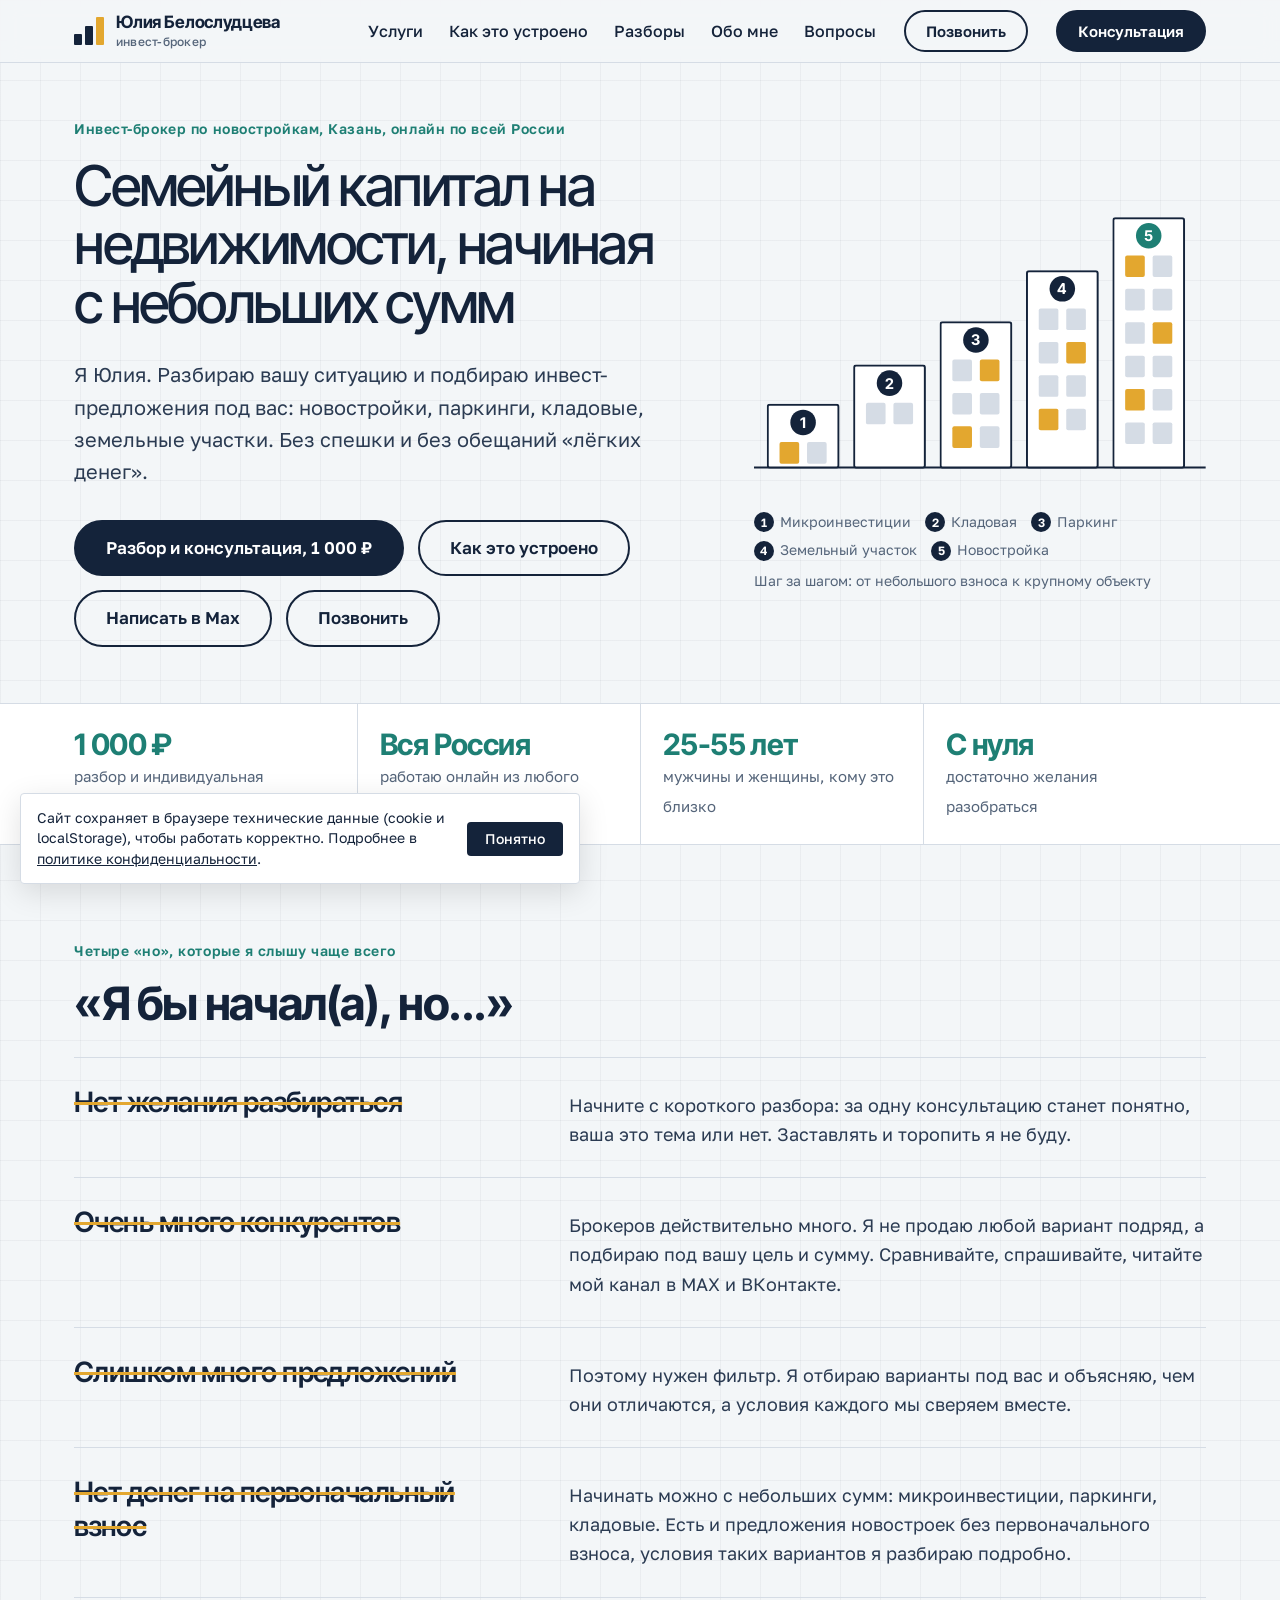
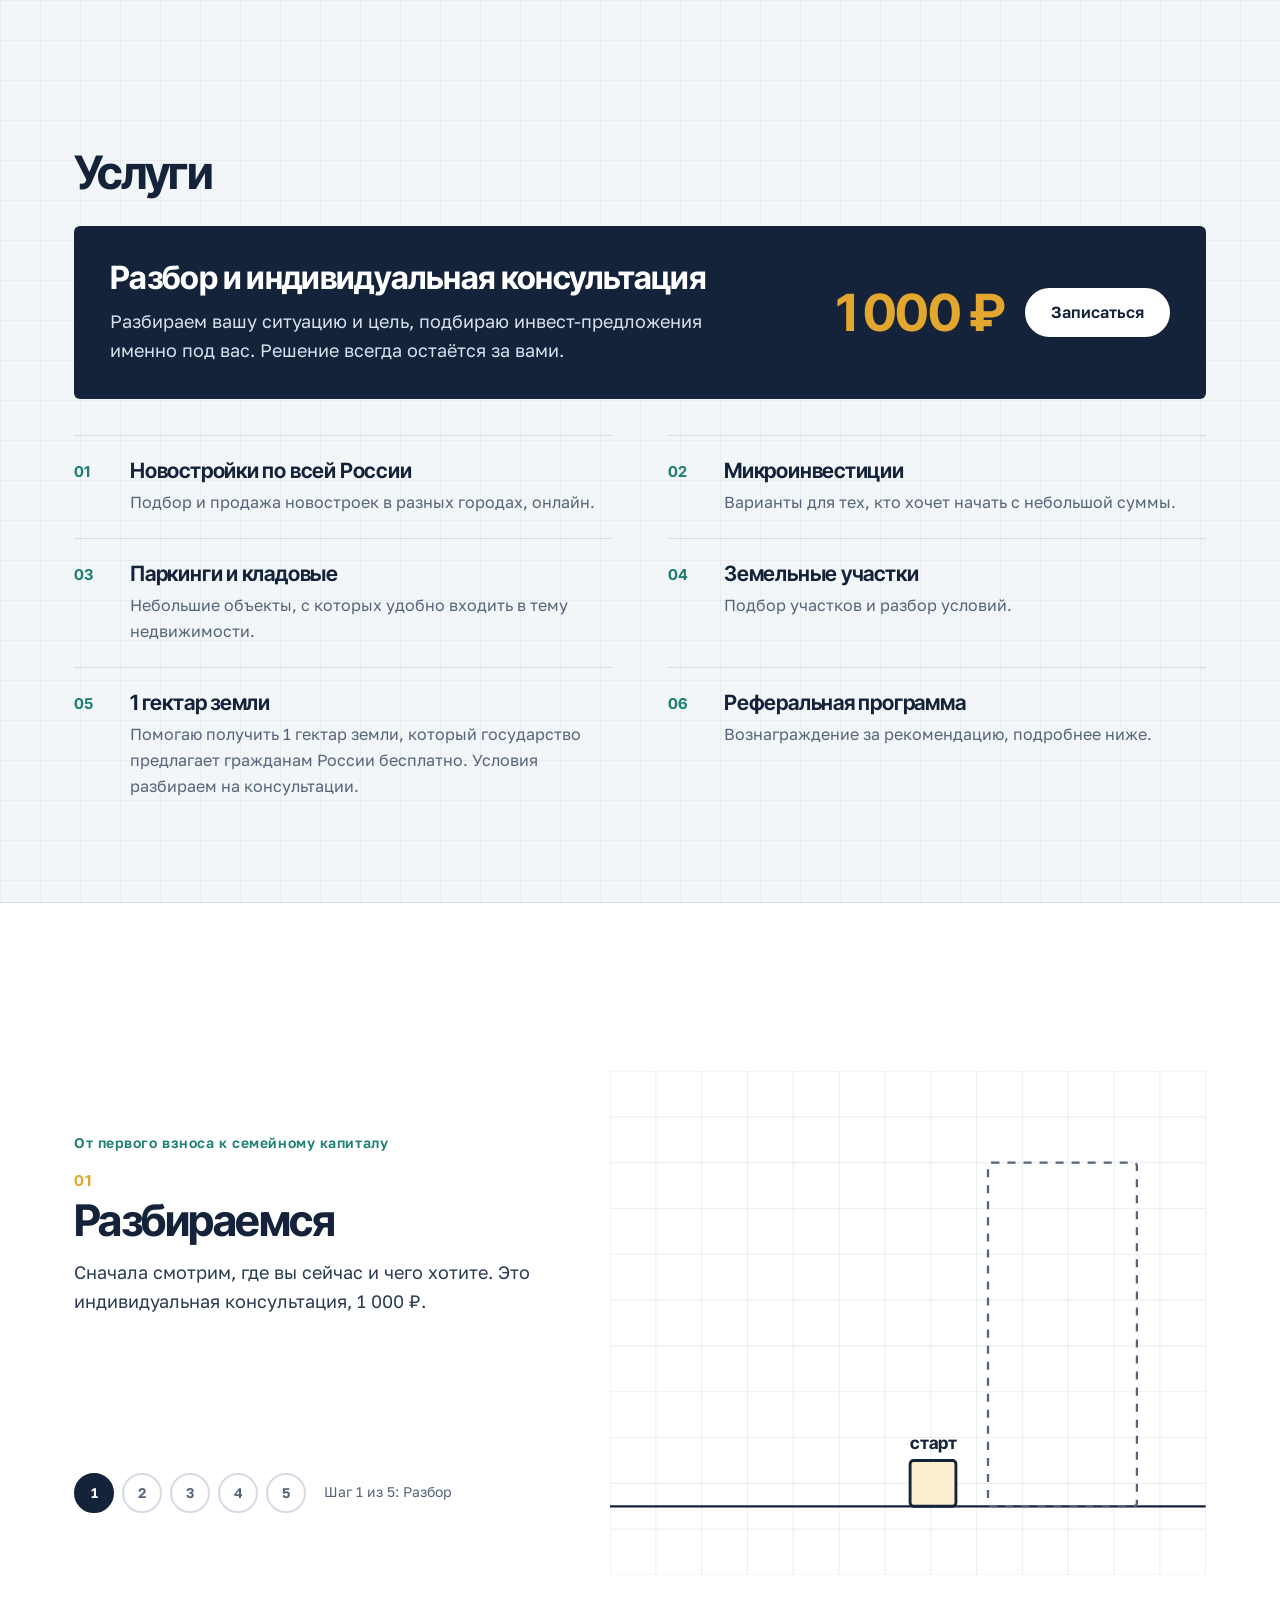
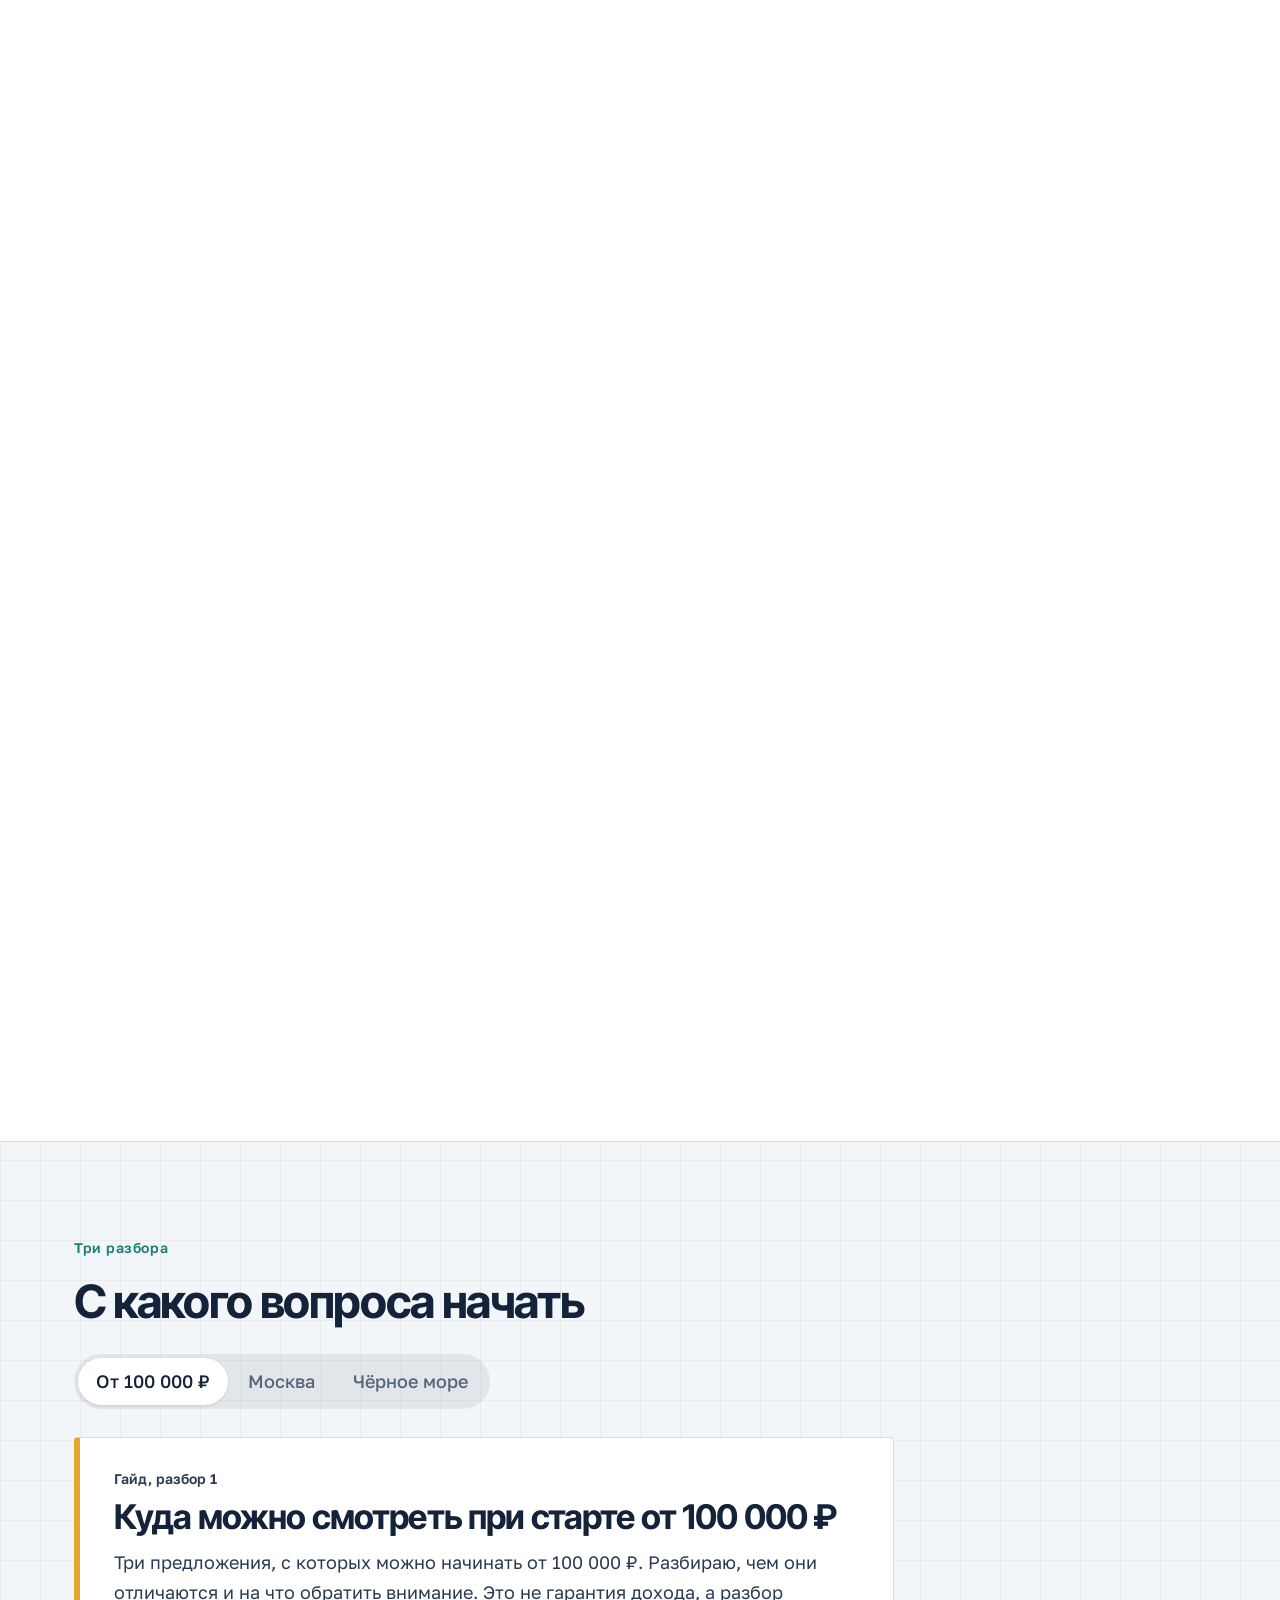
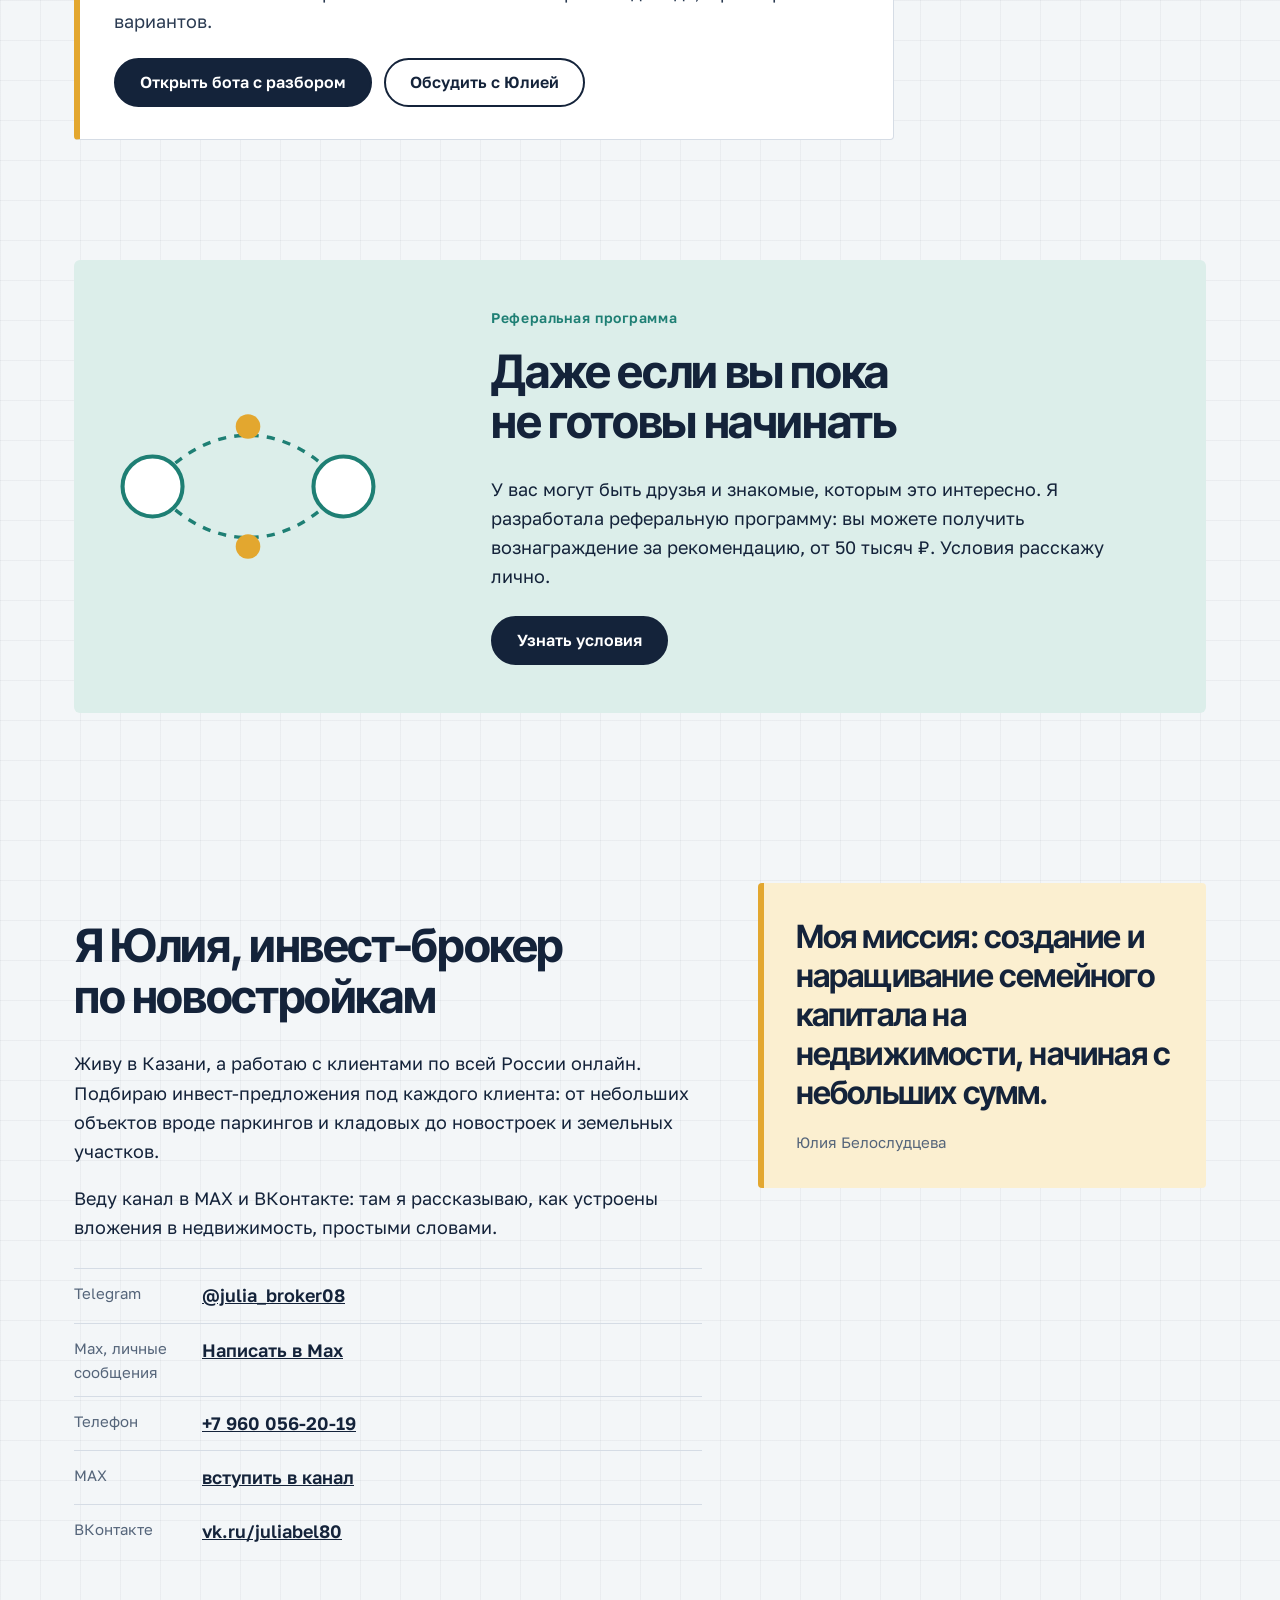
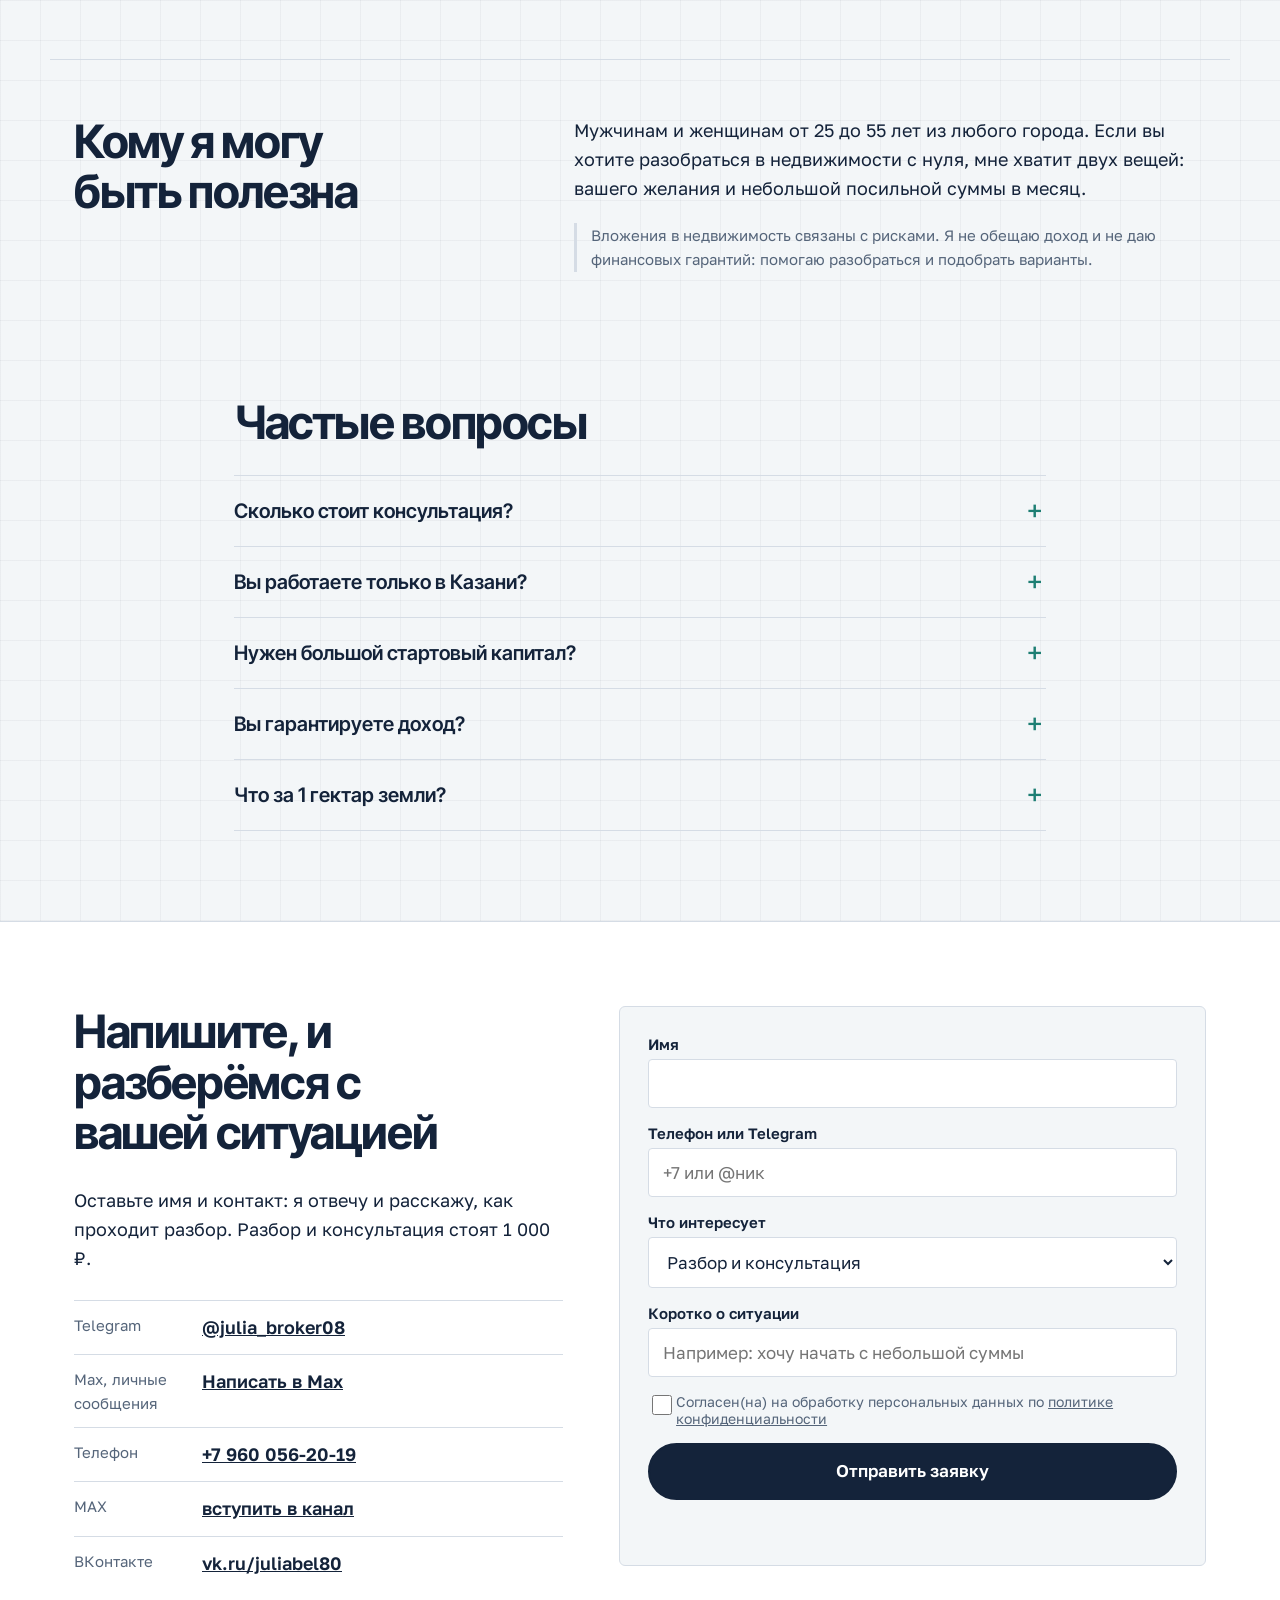
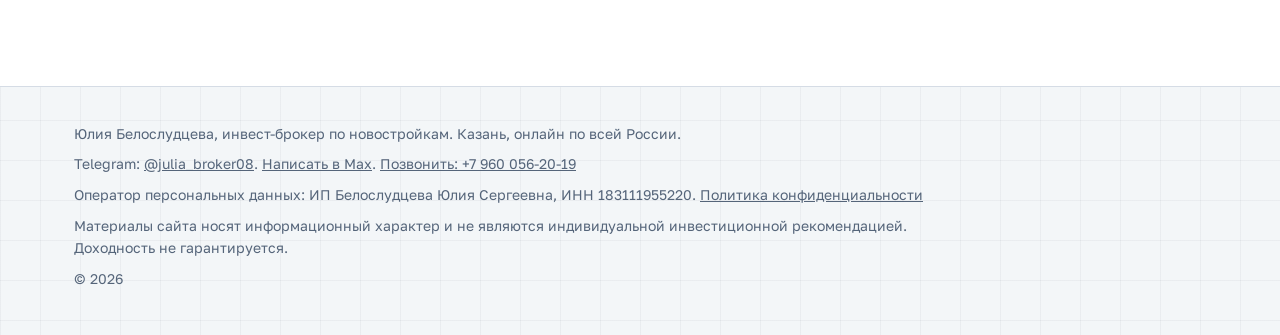
<file: index.html>
<!DOCTYPE html>
<html lang="ru">
<head>
<meta charset="utf-8">
<meta name="viewport" content="width=device-width, initial-scale=1">
<title>Юлия Белослудцева, инвест-брокер по новостройкам: семейный капитал с небольших сумм</title>
<meta name="description" content="Юлия Белослудцева, инвест-брокер по новостройкам (Казань, онлайн по всей России): разбор и индивидуальная консультация 1 000 ₽, подбор инвест-предложений, паркинги, кладовые, земельные участки, микроинвестиции.">
<meta name="robots" content="index, follow">
<link rel="canonical" href="https://murzzsite.github.io/julia-broker-invest/">
<meta property="og:title" content="Юлия Белослудцева, инвест-брокер по новостройкам">
<meta property="og:description" content="Семейный капитал на недвижимости, начиная с небольших сумм. Разбор и консультация 1 000 ₽, онлайн по всей России.">
<meta property="og:type" content="website">
<meta property="og:url" content="https://murzzsite.github.io/julia-broker-invest/">
<meta property="og:locale" content="ru_RU">
<meta property="og:site_name" content="Юлия Белослудцева, инвест-брокер">
<meta name="twitter:card" content="summary">
<meta name="twitter:title" content="Юлия Белослудцева, инвест-брокер по новостройкам">
<meta name="twitter:description" content="Семейный капитал на недвижимости, начиная с небольших сумм. Онлайн по всей России.">
<meta name="theme-color" content="#F3F6F8">
<link rel="icon" href="data:image/svg+xml,%3Csvg xmlns='http://www.w3.org/2000/svg' viewBox='0 0 32 32'%3E%3Crect width='32' height='32' rx='6' fill='%2314233A'/%3E%3Crect x='5' y='20' width='6' height='7' fill='%23fff'/%3E%3Crect x='13' y='14' width='6' height='13' fill='%23fff'/%3E%3Crect x='21' y='6' width='6' height='21' fill='%23E3A72F'/%3E%3C/svg%3E">
<link rel="preconnect" href="https://fonts.googleapis.com">
<link rel="preconnect" href="https://fonts.gstatic.com" crossorigin>
<link href="https://fonts.googleapis.com/css2?family=Inter+Tight:wght@300..800&family=Golos+Text:wght@400..700&display=swap" rel="stylesheet">
<link rel="stylesheet" href="motion.css">
<link rel="stylesheet" href="styles.css">
<script type="application/ld+json">
{"@context":"https://schema.org","@type":"WebSite","name":"Юлия Белослудцева, инвест-брокер","url":"https://murzzsite.github.io/julia-broker-invest/","inLanguage":"ru-RU"}
</script>
<script type="application/ld+json">
{"@context":"https://schema.org","@type":"ProfessionalService","name":"Юлия Белослудцева, инвест-брокер по новостройкам","url":"https://murzzsite.github.io/julia-broker-invest/","description":"Продажа новостроек по всей России, поиск инвест-предложений под клиента, микроинвестиции, паркинги, кладовые помещения, земельные участки. Разбор и индивидуальная консультация.","address":{"@type":"PostalAddress","addressLocality":"Казань","addressCountry":"RU"},"areaServed":{"@type":"Country","name":"Россия"},"founder":{"@type":"Person","name":"Юлия Белослудцева"},"makesOffer":{"@type":"Offer","name":"Разбор и индивидуальная консультация","price":"1000","priceCurrency":"RUB"},"telephone":"+79600562019","sameAs":["https://t.me/julia_broker08","https://vk.ru/juliabel80","https://max.ru/join/SnBVek-Z-Gt1Gl2W84bi3jWG7brOaNqFxBR9Q1FFvFw"]}
</script>
<script type="application/ld+json">
{"@context":"https://schema.org","@type":"FAQPage","mainEntity":[
{"@type":"Question","name":"Сколько стоит консультация?","acceptedAnswer":{"@type":"Answer","text":"Разбор и индивидуальная консультация с поиском инвест-предложений под вас стоит 1 000 рублей."}},
{"@type":"Question","name":"Вы работаете только в Казани?","acceptedAnswer":{"@type":"Answer","text":"Нет. Я живу в Казани, а работаю онлайн с клиентами из любого города России."}},
{"@type":"Question","name":"Нужен ли большой стартовый капитал?","acceptedAnswer":{"@type":"Answer","text":"Не обязательно. Начать можно с небольших сумм: достаточно желания разобраться и посильного платежа в месяц."}},
{"@type":"Question","name":"Вы гарантируете доход?","acceptedAnswer":{"@type":"Answer","text":"Нет. Никто не может гарантировать доход от вложений в недвижимость. Я помогаю разобраться и подобрать варианты, решение принимаете вы."}}
]}
</script>
</head>
<body>
<a class="skip" href="#main">К содержанию</a>
<header class="header">
  <div class="header__in">
    <a class="brand" href="#top" aria-label="Юлия Белослудцева, на главную"><span class="brand__mark" aria-hidden="true"><i></i><i></i><i></i></span><span class="brand__name">Юлия Белослудцева<small>инвест-брокер</small></span></a>
    <nav class="nav" aria-label="Разделы">
      <a href="#services" data-roll>Услуги</a>
      <a href="#scene" data-roll>Как это устроено</a>
      <a href="#picks" data-roll>Разборы</a>
      <a href="#about" data-roll>Обо мне</a>
      <a href="#faq" data-roll>Вопросы</a>
    </nav>
    <a class="btn btn--head btn--ghost btn--call" href="tel:+79600562019">Позвонить</a>
    <a class="btn btn--head btn--consult" href="#form" data-magnetic>Консультация</a>
  </div>
</header>

<main id="main">
<section class="hero" id="top">
  <div class="wrap hero__grid">
    <div class="hero__text">
      <p class="kicker">Инвест-брокер по новостройкам, Казань, онлайн по всей России</p>
      <h1 class="hero__h1" data-wave data-wave-min="480" data-wave-max="800" data-wave-radius="170">Семейный капитал на недвижимости, начиная с небольших сумм</h1>
      <p class="hero__lead">Я Юлия. Разбираю вашу ситуацию и подбираю инвест-предложения под вас: новостройки, паркинги, кладовые, земельные участки. Без спешки и без обещаний «лёгких денег».</p>
      <div class="hero__cta">
        <a class="btn btn--big" href="#form" data-magnetic>Разбор и консультация, 1 000 ₽</a>
        <a class="btn btn--ghost btn--big" href="#scene" data-magnetic>Как это устроено</a>
        <a class="btn btn--ghost btn--big" href="https://max.ru/u/f9LHodD0cOIY1v8E8bU9qnGi7eqMhHEWjQs95yUBlRw1Ous1c_RonxA1p4E" target="_blank" rel="noopener">Написать в Max</a>
        <a class="btn btn--ghost btn--big" href="tel:+79600562019">Позвонить</a>
      </div>
    </div>
    <figure class="hero__art" id="heroArt">
      <svg id="stairs" viewBox="0 0 460 330" role="img" aria-labelledby="stairsT"><title id="stairsT">Лестница из пяти объектов недвижимости, от малого к большому</title></svg>
      <ol class="legend" id="legend">
        <li>Микроинвестиции</li><li>Кладовая</li><li>Паркинг</li><li>Земельный участок</li><li>Новостройка</li>
      </ol>
      <figcaption>Шаг за шагом: от небольшого взноса к крупному объекту</figcaption>
    </figure>
  </div>
</section>

<section class="facts" aria-label="Коротко обо мне">
  <div class="wrap facts__row" data-stagger>
    <p><b>1 000 ₽</b><span>разбор и индивидуальная консультация</span></p>
    <p><b>Вся Россия</b><span>работаю онлайн из любого города</span></p>
    <p><b>25-55 лет</b><span>мужчины и женщины, кому это близко</span></p>
    <p><b>С нуля</b><span>достаточно желания разобраться</span></p>
  </div>
</section>

<section class="but" id="but">
  <div class="wrap">
    <p class="kicker" data-reveal>Четыре «но», которые я слышу чаще всего</p>
    <h2 class="h2" data-reveal>«Я бы начал(а), но...»</h2>
    <ul class="but__list">
      <li data-reveal><p class="but__q">Нет желания разбираться</p><p class="but__a">Начните с короткого разбора: за одну консультацию станет понятно, ваша это тема или нет. Заставлять и торопить я не буду.</p></li>
      <li data-reveal><p class="but__q">Очень много конкурентов</p><p class="but__a">Брокеров действительно много. Я не продаю любой вариант подряд, а подбираю под вашу цель и сумму. Сравнивайте, спрашивайте, читайте мой канал в MAX и ВКонтакте.</p></li>
      <li data-reveal><p class="but__q">Слишком много предложений</p><p class="but__a">Поэтому нужен фильтр. Я отбираю варианты под вас и объясняю, чем они отличаются, а условия каждого мы сверяем вместе.</p></li>
      <li data-reveal><p class="but__q">Нет денег на первоначальный взнос</p><p class="but__a">Начинать можно с небольших сумм: микроинвестиции, паркинги, кладовые. Есть и предложения новостроек без первоначального взноса, условия таких вариантов я разбираю подробно.</p></li>
    </ul>
  </div>
</section>

<section class="svc" id="services">
  <div class="wrap">
    <p class="kicker" data-reveal>Чем я занимаюсь</p>
    <h2 class="h2" data-reveal>Услуги</h2>
    <div class="svc__main" data-reveal>
      <div>
        <h3>Разбор и индивидуальная консультация</h3>
        <p>Разбираем вашу ситуацию и цель, подбираю инвест-предложения именно под вас. Решение всегда остаётся за вами.</p>
      </div>
      <div class="svc__price"><b>1 000 ₽</b><a class="btn" href="#form" data-magnetic>Записаться</a></div>
    </div>
    <ul class="svc__list" data-stagger>
      <li><span>01</span><div><h3>Новостройки по всей России</h3><p>Подбор и продажа новостроек в разных городах, онлайн.</p></div></li>
      <li><span>02</span><div><h3>Микроинвестиции</h3><p>Варианты для тех, кто хочет начать с небольшой суммы.</p></div></li>
      <li><span>03</span><div><h3>Паркинги и кладовые</h3><p>Небольшие объекты, с которых удобно входить в тему недвижимости.</p></div></li>
      <li><span>04</span><div><h3>Земельные участки</h3><p>Подбор участков и разбор условий.</p></div></li>
      <li><span>05</span><div><h3>1 гектар земли</h3><p>Помогаю получить 1 гектар земли, который государство предлагает гражданам России бесплатно. Условия разбираем на консультации.</p></div></li>
      <li><span>06</span><div><h3>Реферальная программа</h3><p>Вознаграждение за рекомендацию, подробнее ниже.</p></div></li>
    </ul>
  </div>
</section>

<section class="scene" id="scene" aria-label="Как строится семейный капитал, по шагам">
  <div class="scene__stick">
    <div class="wrap scene__grid">
      <div class="scene__copy">
        <p class="kicker">От первого взноса к семейному капиталу</p>
        <div class="steps" id="steps">
          <article class="step on"><span class="step__n">01</span><h2>Разбираемся</h2><p>Сначала смотрим, где вы сейчас и чего хотите. Это индивидуальная консультация, 1 000 ₽.</p></article>
          <article class="step"><span class="step__n">02</span><h2>Подбираю варианты</h2><p>Ищу инвест-предложения под вас: паркинги, кладовые, участки, новостройки, микроинвестиции.</p></article>
          <article class="step"><span class="step__n">03</span><h2>Выбираем вместе</h2><p>Сравниваем условия, сумму и ежемесячный платёж. Решение принимаете вы.</p></article>
          <article class="step"><span class="step__n">04</span><h2>Шаг за шагом</h2><p>Небольшие регулярные шаги вместо одного большого рывка. Сумма и темп ваши.</p></article>
          <article class="step"><span class="step__n">05</span><h2>Семейный капитал</h2><p>Моя миссия: создание и наращивание семейного капитала на недвижимости, начиная с небольших сумм. Гарантий доходности не даю: рынок меняется, каждый вариант разбираем отдельно.</p></article>
        </div>
        <div class="scene__nav"><ol id="ticks" aria-label="Шаги"></ol><p class="scene__cap" id="cap" aria-live="polite">Прокрутите вниз</p></div>
      </div>
      <div class="scene__art"><svg id="sceneSvg" viewBox="0 0 520 440" role="img" aria-labelledby="scT"><title id="scT">Схема: от маленького квадрата-старта к целому дому, который растёт шаг за шагом</title></svg></div>
    </div>
  </div>
</section>

<section class="picks" id="picks">
  <div class="wrap">
    <p class="kicker" data-reveal>Три разбора</p>
    <h2 class="h2" data-reveal>С какого вопроса начать</h2>
    <div class="pill-wrap" data-reveal><div data-pill role="tablist" aria-label="Выберите разбор" id="pickTabs">
      <button type="button" data-pill-item role="tab" class="is-active" aria-selected="true" data-i="0">От 100 000 ₽</button>
      <button type="button" data-pill-item role="tab" aria-selected="false" data-i="1">Москва</button>
      <button type="button" data-pill-item role="tab" aria-selected="false" data-i="2">Чёрное море</button>
    </div></div>
    <div class="pick" id="pick" role="tabpanel" aria-live="polite">
      <p class="pick__tag" id="pickTag"></p>
      <h3 id="pickH"></h3>
      <p id="pickP"></p>
      <div class="pick__cta"><a class="btn" href="#" data-bot target="_blank" rel="noopener" data-magnetic>Открыть бота с разбором</a><a class="btn btn--ghost" href="#form" data-magnetic>Обсудить с Юлией</a></div>
    </div>
  </div>
</section>

<section class="ref" id="ref">
  <div class="wrap ref__grid">
    <svg class="ref__art" viewBox="0 0 220 140" aria-hidden="true" focusable="false"><path class="ref__link" d="M40 70 C80 20 140 20 180 70" fill="none"/><path class="ref__link" d="M40 70 C80 120 140 120 180 70" fill="none"/><circle cx="40" cy="70" r="22"/><circle cx="180" cy="70" r="22"/><circle class="ref__c" cx="110" cy="26" r="9"/><circle class="ref__c" cx="110" cy="114" r="9"/></svg>
    <div>
      <p class="kicker" data-reveal>Реферальная программа</p>
      <h2 class="h2" data-reveal>Даже если вы пока не готовы начинать</h2>
      <p class="ref__p" data-reveal>У вас могут быть друзья и знакомые, которым это интересно. Я разработала реферальную программу: вы можете получить вознаграждение за рекомендацию, от 50 тысяч ₽. Условия расскажу лично.</p>
      <a class="btn" href="#form" data-magnetic data-reveal>Узнать условия</a>
    </div>
  </div>
</section>

<section class="about" id="about">
  <div class="wrap about__grid">
    <div>
      <p class="kicker" data-reveal>Обо мне</p>
      <h2 class="h2" data-reveal>Я Юлия, инвест-брокер по новостройкам</h2>
      <p data-reveal>Живу в Казани, а работаю с клиентами по всей России онлайн. Подбираю инвест-предложения под каждого клиента: от небольших объектов вроде паркингов и кладовых до новостроек и земельных участков.</p>
      <p data-reveal>Веду канал в MAX и ВКонтакте: там я рассказываю, как устроены вложения в недвижимость, простыми словами.</p>
      <ul class="about__links" data-reveal>
        <li><span>Telegram</span><a href="https://t.me/julia_broker08" target="_blank" rel="noopener">@julia_broker08</a></li>
        <li><span>Max, личные сообщения</span><a href="https://max.ru/u/f9LHodD0cOIY1v8E8bU9qnGi7eqMhHEWjQs95yUBlRw1Ous1c_RonxA1p4E" target="_blank" rel="noopener">Написать в Max</a></li>
        <li><span>Телефон</span><a href="tel:+79600562019">+7 960 056-20-19</a></li>
        <li><span>MAX</span><a href="https://max.ru/join/SnBVek-Z-Gt1Gl2W84bi3jWG7brOaNqFxBR9Q1FFvFw" target="_blank" rel="noopener">вступить в канал</a></li>
        <li><span>ВКонтакте</span><a href="https://vk.ru/juliabel80" target="_blank" rel="noopener">vk.ru/juliabel80</a></li>
      </ul>
    </div>
    <blockquote class="mission" data-reveal><p>Моя миссия: создание и наращивание семейного капитала на недвижимости, начиная с небольших сумм.</p><footer>Юлия Белослудцева</footer></blockquote>
  </div>
</section>

<section class="who">
  <div class="wrap who__grid">
    <h2 class="h2" data-reveal>Кому я могу быть полезна</h2>
    <div data-reveal>
      <p>Мужчинам и женщинам от 25 до 55 лет из любого города. Если вы хотите разобраться в недвижимости с нуля, мне хватит двух вещей: вашего желания и небольшой посильной суммы в месяц.</p>
      <p class="note">Вложения в недвижимость связаны с рисками. Я не обещаю доход и не даю финансовых гарантий: помогаю разобраться и подобрать варианты.</p>
    </div>
  </div>
</section>

<section class="faq" id="faq">
  <div class="wrap faq__in">
    <h2 class="h2" data-reveal>Частые вопросы</h2>
    <details data-reveal><summary>Сколько стоит консультация?</summary><p>Разбор и индивидуальная консультация с поиском инвест-предложений под вас стоит 1 000 ₽.</p></details>
    <details data-reveal><summary>Вы работаете только в Казани?</summary><p>Нет. Я живу в Казани, а работаю онлайн с клиентами из любого города России.</p></details>
    <details data-reveal><summary>Нужен большой стартовый капитал?</summary><p>Не обязательно. Начать можно с небольших сумм. Главное, чтобы было желание разобраться и посильный платёж в месяц.</p></details>
    <details data-reveal><summary>Вы гарантируете доход?</summary><p>Нет. Никто не может гарантировать доход от недвижимости. Я помогаю разобраться и подобрать варианты, решение принимаете вы.</p></details>
    <details data-reveal><summary>Что за 1 гектар земли?</summary><p>Государство предлагает гражданам России получить гектар земли бесплатно. Я помогаю разобраться, как это сделать. Условия разбираем на консультации.</p></details>
  </div>
</section>

<section class="contact" id="form">
  <div class="wrap contact__grid">
    <div class="contact__text">
      <h2 class="h2" data-reveal>Напишите, и разберёмся с вашей ситуацией</h2>
      <p data-reveal>Оставьте имя и контакт: я отвечу и расскажу, как проходит разбор. Разбор и консультация стоят 1 000 ₽.</p>
      <ul class="contact__list" data-reveal>
        <li><span>Telegram</span><a href="https://t.me/julia_broker08" target="_blank" rel="noopener">@julia_broker08</a></li>
        <li><span>Max, личные сообщения</span><a href="https://max.ru/u/f9LHodD0cOIY1v8E8bU9qnGi7eqMhHEWjQs95yUBlRw1Ous1c_RonxA1p4E" target="_blank" rel="noopener">Написать в Max</a></li>
        <li><span>Телефон</span><a href="tel:+79600562019">+7 960 056-20-19</a></li>
        <li><span>MAX</span><a href="https://max.ru/join/SnBVek-Z-Gt1Gl2W84bi3jWG7brOaNqFxBR9Q1FFvFw" target="_blank" rel="noopener">вступить в канал</a></li>
        <li><span>ВКонтакте</span><a href="https://vk.ru/juliabel80" target="_blank" rel="noopener">vk.ru/juliabel80</a></li>
      </ul>
    </div>
    <form class="form" id="leadForm" novalidate data-reveal data-reveal-delay="100">
      <label>Имя<input type="text" name="name" autocomplete="name" required></label>
      <label>Телефон или Telegram<input type="text" name="contact" autocomplete="tel" required placeholder="+7 или @ник"></label>
      <label>Что интересует
        <select name="topic">
          <option>Разбор и консультация</option>
          <option>Подбор инвест-предложений</option>
          <option>Новостройки</option>
          <option>Паркинги и кладовые</option>
          <option>Земельные участки</option>
          <option>1 гектар земли</option>
          <option>Реферальная программа</option>
          <option>Другое</option>
        </select>
      </label>
      <label>Коротко о ситуации<input type="text" name="comment" placeholder="Например: хочу начать с небольшой суммы"></label>
      <input type="text" name="_gotcha" style="display:none" tabindex="-1" autocomplete="off">
      <label class="form__ok"><input type="checkbox" name="consent" required><span>Согласен(на) на обработку персональных данных по <a href="privacy.html" target="_blank" rel="noopener">политике конфиденциальности</a></span></label>
      <button class="btn btn--big" type="submit">Отправить заявку</button>
      <p class="form__msg" id="formMsg" role="status"></p>
    </form>
  </div>
</section>
</main>

<footer class="footer">
  <div class="wrap footer__in">
    <p>Юлия Белослудцева, инвест-брокер по новостройкам. Казань, онлайн по всей России.</p>
    <p>Telegram: <a href="https://t.me/julia_broker08" target="_blank" rel="noopener">@julia_broker08</a>. <a href="https://max.ru/u/f9LHodD0cOIY1v8E8bU9qnGi7eqMhHEWjQs95yUBlRw1Ous1c_RonxA1p4E" target="_blank" rel="noopener">Написать в Max</a>. <a href="tel:+79600562019">Позвонить: +7 960 056-20-19</a></p>
    <p>Оператор персональных данных: ИП Белослудцева Юлия Сергеевна, ИНН 183111955220. <a href="privacy.html">Политика конфиденциальности</a></p>
    <p class="footer__note">Материалы сайта носят информационный характер и не являются индивидуальной инвестиционной рекомендацией. Доходность не гарантируется.</p>
    <p>© <span id="year">2026</span></p>
  </div>
</footer>
<script src="motion.js" defer></script>
<script src="script.js" defer></script>
<script src="cookie.js" defer></script>
</body>
</html>
</file>
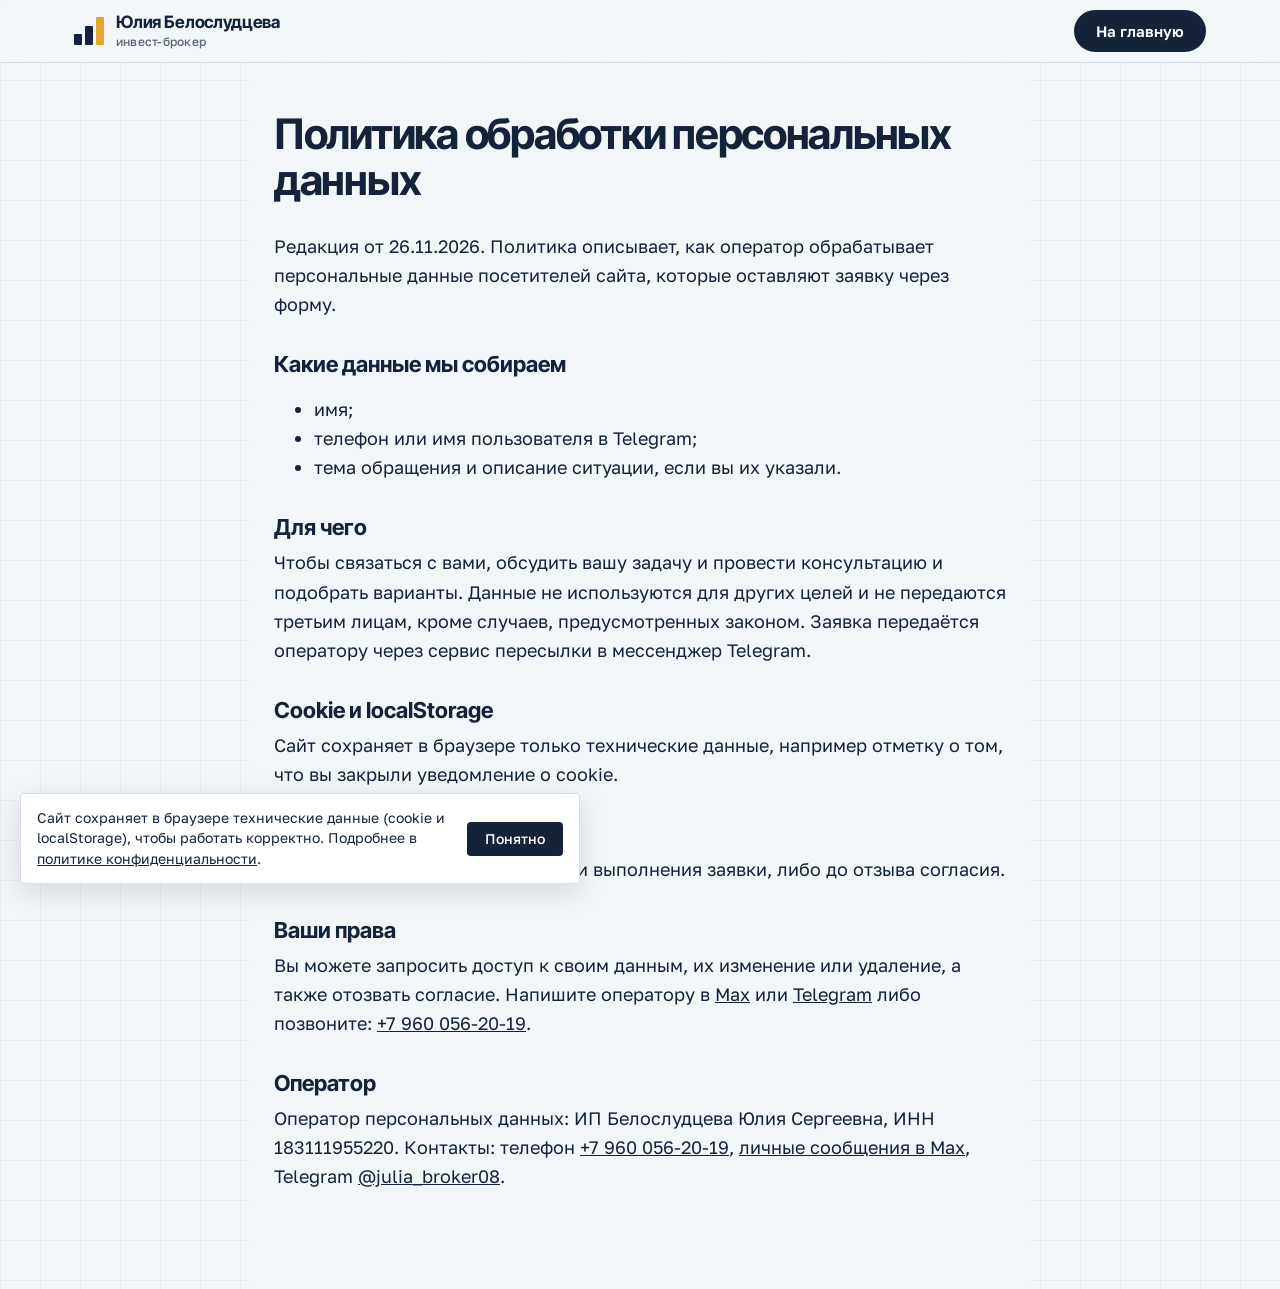
<file: privacy.html>
<!DOCTYPE html>
<html lang="ru">
<head>
<meta charset="utf-8">
<meta name="viewport" content="width=device-width, initial-scale=1">
<title>Политика обработки персональных данных - Юлия Белослудцева, инвест-брокер</title>
<meta name="description" content="Как сайт обрабатывает персональные данные посетителей, оставивших заявку через форму.">
<meta name="robots" content="index, follow">
<link rel="canonical" href="https://murzzsite.github.io/julia-broker-invest/privacy.html">
<meta property="og:title" content="Политика обработки персональных данных - Юлия Белослудцева, инвест-брокер">
<meta property="og:description" content="Как сайт обрабатывает персональные данные посетителей, оставивших заявку через форму.">
<meta property="og:type" content="website">
<meta property="og:url" content="https://murzzsite.github.io/julia-broker-invest/privacy.html">
<meta property="og:locale" content="ru_RU">
<link href="https://fonts.googleapis.com/css2?family=Inter+Tight:wght@300..800&family=Golos+Text:wght@400..700&display=swap" rel="stylesheet">
<link rel="stylesheet" href="styles.css">
</head>
<body>
<header class="header"><div class="header__in"><a class="brand" href="./"><span class="brand__mark" aria-hidden="true"><i></i><i></i><i></i></span><span class="brand__name">Юлия Белослудцева<small>инвест-брокер</small></span></a><a class="btn btn--head" href="./" style="margin-left:auto">На главную</a></div></header>
<main class="legal">
  <h1>Политика обработки персональных данных</h1>
  <p>Редакция от 26.11.2026. Политика описывает, как оператор обрабатывает персональные данные посетителей сайта, которые оставляют заявку через форму.</p>
  <h2>Какие данные мы собираем</h2>
  <ul><li>имя;</li><li>телефон или имя пользователя в Telegram;</li><li>тема обращения и описание ситуации, если вы их указали.</li></ul>
  <h2>Для чего</h2>
  <p>Чтобы связаться с вами, обсудить вашу задачу и провести консультацию и подобрать варианты. Данные не используются для других целей и не передаются третьим лицам, кроме случаев, предусмотренных законом. Заявка передаётся оператору через сервис пересылки в мессенджер Telegram.</p>
  <h2>Cookie и localStorage</h2>
  <p>Сайт сохраняет в браузере только технические данные, например отметку о том, что вы закрыли уведомление о cookie.</p>
  <h2>Как долго хранятся</h2>
  <p>Пока это нужно для связи с вами и выполнения заявки, либо до отзыва согласия.</p>
  <h2>Ваши права</h2>
  <p>Вы можете запросить доступ к своим данным, их изменение или удаление, а также отозвать согласие. Напишите оператору в <a href="https://max.ru/u/f9LHodD0cOIY1v8E8bU9qnGi7eqMhHEWjQs95yUBlRw1Ous1c_RonxA1p4E">Max</a> или <a href="https://t.me/julia_broker08">Telegram</a> либо позвоните: <a href="tel:+79600562019">+7 960 056-20-19</a>.</p>
  <h2>Оператор</h2>
  <p>Оператор персональных данных: ИП Белослудцева Юлия Сергеевна, ИНН 183111955220. Контакты: телефон <a href="tel:+79600562019">+7 960 056-20-19</a>, <a href="https://max.ru/u/f9LHodD0cOIY1v8E8bU9qnGi7eqMhHEWjQs95yUBlRw1Ous1c_RonxA1p4E">личные сообщения в Max</a>, Telegram <a href="https://t.me/julia_broker08">@julia_broker08</a>.</p>
</main>
<script src="cookie.js" defer></script>
</body>
</html>
</file>
<file: motion.css>
/* motion-kit: токены и стили эффектов. Светлая тема. Цвета переопределять под бренд клиента. */
:root{
  /* пружины: "stiffness damping" (из designbookmark motion studies) */
  --spring-follow:900 50;
  --spring-settle:280 22;
  --spring-soft:260 24;
  --spring-lead:620 36;
  --spring-trail:190 19;
  --spring-pop:520 16;
  --spring-fade:420 32;
  --stagger:45;               /* мс между элементами */

  /* бренд: менять под клиента */
  --mk-bg:#fafaf7;
  --mk-surface:#fff;
  --mk-text:#16181d;
  --mk-muted:#6b7280;
  --mk-accent:#e4572e;
  --mk-on-accent:#fff;
  --mk-fill:rgba(22,24,29,.06);

  --mk-r-pill:999px;
  --mk-r-card:24px;
  --mk-ease-out:cubic-bezier(.22,1,.36,1);   /* для CSS-переходов, где пружина избыточна */
}

/* reveal: класс mk-reveal ставит JS, без JS элементы видны */
.mk-on .mk-reveal{opacity:0;transform:translate3d(0,22px,0);transition:opacity .7s var(--mk-ease-out),transform .8s var(--mk-ease-out);transition-delay:var(--d,0ms)}
.mk-on .mk-reveal.mk-in{opacity:1;transform:none}

/* magnetic: будем двигать только transform */
[data-magnetic]{will-change:transform}

/* roll: две копии буквы, верхняя уезжает, нижняя заезжает */
.mk-roll{display:inline-flex;overflow:hidden;line-height:1.15;vertical-align:bottom}
.mk-roll__c{display:inline-block;position:relative;height:1.15em;overflow:hidden}
.mk-roll__c>span{display:block;transition:transform .5s var(--mk-ease-out);transition-delay:calc(var(--i)*14ms)}
.mk-roll__c>span+span{position:absolute;inset:0;transform:translateY(110%)}
.mk-roll:hover .mk-roll__c>span:first-child,.mk-roll:focus-visible .mk-roll__c>span:first-child{transform:translateY(-110%)}
.mk-roll:hover .mk-roll__c>span+span,.mk-roll:focus-visible .mk-roll__c>span+span{transform:none}

/* pill: резиновый хайлайт */
.mk-pill{position:relative;display:inline-flex;gap:2px;padding:4px;border-radius:var(--mk-r-pill);background:var(--mk-fill)}
.mk-pill__hl{position:absolute;top:4px;bottom:4px;left:0;border-radius:var(--mk-r-pill);background:var(--mk-surface);box-shadow:0 1px 3px rgba(22,24,29,.12);pointer-events:none;will-change:transform,width}
.mk-pill [data-pill-item]{position:relative;z-index:1;padding:9px 18px;border:0;background:none;border-radius:var(--mk-r-pill);font:inherit;font-weight:500;color:var(--mk-muted);cursor:pointer;transition:color .2s}
.mk-pill [data-pill-item].is-active{color:var(--mk-text)}

@media (prefers-reduced-motion:reduce){
  .mk-on .mk-reveal{opacity:1;transform:none;transition:none}
  .mk-roll__c>span{transition:none}
}
</file>
<file: styles.css>
:root{
  --bg:#F3F6F8; --paper:#FFFFFF; --ink:#14233A; --muted:#55657A; --line:#D5DCE5; --teal:#1E7F74; --teal-soft:#DCEEEA; --gold:#E3A72F; --gold-soft:#FBEFD0;
  --mk-bg:var(--bg); --mk-text:var(--ink); --mk-accent:var(--ink); --mk-on-accent:#fff; --mk-surface:#fff; --mk-muted:var(--muted); --mk-fill:rgba(20,35,58,.07); --mk-r-pill:999px;
  --font-display:'Inter Tight','Golos Text','Segoe UI',Arial,sans-serif;
  --font-text:'Golos Text','Segoe UI',Arial,sans-serif;
  --wrap:1180px;
}
*{box-sizing:border-box}
html{scroll-behavior:auto;-webkit-text-size-adjust:100%}
body{margin:0;color:var(--ink);font:400 18px/1.62 var(--font-text);overflow-x:clip;
  background-color:var(--bg);
  background-image:linear-gradient(rgba(20,35,58,.045) 1px,transparent 1px),linear-gradient(90deg,rgba(20,35,58,.045) 1px,transparent 1px);
  background-size:40px 40px}
img,svg{max-width:100%}
a{color:inherit}
h1,h2,h3,p{margin-top:0}
.wrap{width:100%;max-width:var(--wrap);margin:0 auto;padding:0 24px}
.skip{position:absolute;left:-999px;top:8px;background:var(--ink);color:#fff;padding:10px 14px;z-index:99;border-radius:6px}
.skip:focus{left:8px}
:focus-visible{outline:3px solid var(--teal);outline-offset:3px;border-radius:4px}

/* header */
.header{position:sticky;top:0;z-index:50;background:rgba(243,246,248,.92);backdrop-filter:blur(10px);border-bottom:1px solid var(--line)}
.header__in{max-width:var(--wrap);margin:0 auto;padding:10px 24px;display:flex;align-items:center;gap:28px}
.brand{display:flex;align-items:center;gap:12px;text-decoration:none}
.brand__mark{display:flex;align-items:flex-end;gap:3px;height:28px}
.brand__mark i{display:block;width:8px;background:var(--ink);border-radius:1px}
.brand__mark i:nth-child(1){height:11px}.brand__mark i:nth-child(2){height:19px}.brand__mark i:nth-child(3){height:28px;background:var(--gold)}
.brand__name{display:flex;flex-direction:column;font:700 17px/1.1 var(--font-display);letter-spacing:-.01em}
.brand__name small{font:500 12px/1.3 var(--font-text);color:var(--muted);letter-spacing:.02em;margin-top:2px}
.nav{display:flex;gap:26px;margin-left:auto;font-weight:500;font-size:16px}
.nav a{text-decoration:none}
.btn{display:inline-flex;align-items:center;justify-content:center;padding:13px 24px;border-radius:999px;border:2px solid var(--ink);background:var(--ink);color:#fff;font:600 16px/1.2 var(--font-text);text-decoration:none;cursor:pointer;transition:background .25s,color .25s,border-color .25s;text-align:center}
.btn:hover{background:var(--teal);border-color:var(--teal)}
.btn--head{padding:10px 20px;font-size:15px;white-space:nowrap}
.btn--call{margin-left:0}
.btn--big{padding:16px 30px;font-size:17px}
.btn--ghost{background:transparent;color:var(--ink)}
.btn--ghost:hover{background:var(--ink);border-color:var(--ink);color:#fff}

.kicker{font:600 14px/1.4 var(--font-text);letter-spacing:.04em;color:var(--teal);margin:0 0 18px}
.h2{font:700 clamp(27px,3.6vw,46px)/1.1 var(--font-display);letter-spacing:-.03em;margin:0 0 28px;text-wrap:balance;overflow-wrap:anywhere}

/* hero */
.hero{padding:56px 0 56px}
.hero__grid{display:grid;grid-template-columns:minmax(0,7fr) minmax(0,5fr);gap:48px;align-items:center}
.hero__h1{font:700 clamp(32px,4.4vw,62px)/1.04 var(--font-display);letter-spacing:-.04em;margin:0 0 26px;text-wrap:balance;overflow-wrap:anywhere}
.hero__lead{font-size:clamp(17px,1.6vw,20px);max-width:35em;margin:0 0 32px;color:#2b3b52}
.hero__cta{display:flex;flex-wrap:wrap;gap:14px}
.hero__art{margin:0;justify-self:end;width:100%;max-width:460px}
#stairs{display:block;width:100%;height:auto;overflow:visible}
#stairs .ground{stroke:var(--ink);stroke-width:2}
#stairs .blk{transform-box:fill-box;transform-origin:50% 100%;transition:transform .35s cubic-bezier(.22,1,.36,1)}
#stairs .blk.rise{animation:rise .9s cubic-bezier(.22,1,.36,1) both;animation-delay:calc(var(--i)*.13s)}
#stairs .blk:hover,#stairs .blk.hot{transform:translateY(-8px)}
#stairs .body{fill:var(--paper);stroke:var(--ink);stroke-width:2}
#stairs .win{fill:var(--line)}
#stairs .win.lit{fill:var(--gold)}
#stairs .num{fill:var(--ink)}
#stairs .numt{fill:#fff;font:700 15px var(--font-display);text-anchor:middle}
#stairs .blk:last-child .num{fill:var(--teal)}
@keyframes rise{from{transform:scaleY(.05);opacity:0}to{transform:none;opacity:1}}
.legend{list-style:none;margin:14px 0 8px;padding:0;display:flex;flex-wrap:wrap;gap:6px 14px;counter-reset:l;font-size:14px;color:var(--muted)}
.legend li{counter-increment:l;cursor:default;transition:color .2s}
.legend li::before{content:counter(l);display:inline-grid;place-items:center;width:20px;height:20px;margin-right:6px;border-radius:50%;background:var(--ink);color:#fff;font:600 12px var(--font-text)}
.legend li.hot{color:var(--ink)}
.hero__art figcaption{font-size:14px;color:var(--muted)}

/* facts */
.facts{background:var(--paper);border-block:1px solid var(--line)}
.facts__row{display:grid;grid-template-columns:repeat(4,1fr)}
.facts p{margin:0;padding:24px 22px;border-left:1px solid var(--line)}
.facts p:first-child{border-left:0;padding-left:0}
.facts b{display:block;font:700 clamp(21px,2.3vw,30px)/1.15 var(--font-display);letter-spacing:-.02em;color:var(--teal)}
.facts span{font-size:15px;color:var(--muted)}

/* but */
.but{padding:96px 0 40px}
.but__list{list-style:none;margin:0;padding:0}
.but__list li{display:grid;grid-template-columns:minmax(0,5fr) minmax(0,7fr);gap:40px;align-items:baseline;padding:28px 0;border-top:1px solid var(--line)}
.but__list li:last-child{border-bottom:1px solid var(--line)}
.but__q{margin:0;font:600 clamp(20px,2.2vw,28px)/1.2 var(--font-display);letter-spacing:-.02em;text-decoration:line-through;text-decoration-color:var(--gold);text-decoration-thickness:3px;text-decoration-skip-ink:none}
.but__a{margin:0;color:#2b3b52}

/* services */
.svc{padding:72px 0 80px}
.svc__main{display:flex;gap:32px;align-items:center;justify-content:space-between;flex-wrap:wrap;background:var(--ink);color:#fff;border-radius:6px;padding:34px 36px;margin-bottom:36px}
.svc__main h3{font:700 clamp(22px,2.6vw,32px)/1.15 var(--font-display);letter-spacing:-.02em;margin:0 0 10px}
.svc__main p{margin:0;max-width:34em;color:#d7e0ec}
.svc__price{display:flex;align-items:center;gap:22px}
.svc__price b{font:700 clamp(32px,4vw,52px)/1 var(--font-display);letter-spacing:-.03em;color:var(--gold)}
.svc__price .btn{background:#fff;color:var(--ink);border-color:#fff}
.svc__price .btn:hover{background:var(--gold);border-color:var(--gold)}
.svc__list{list-style:none;margin:0;padding:0;display:grid;grid-template-columns:repeat(2,1fr);gap:0 56px}
.svc__list li{display:grid;grid-template-columns:44px 1fr;gap:12px;padding:22px 0;border-top:1px solid var(--line)}
.svc__list span{font:700 15px/1.8 var(--font-display);color:var(--teal)}
.svc__list h3{font:650 21px/1.25 var(--font-display);letter-spacing:-.01em;margin:0 0 6px}
.svc__list p{margin:0;color:var(--muted);font-size:16px}

/* scene */
.scene{position:relative;height:560vh;background:var(--paper);border-block:1px solid var(--line)}
.scene__stick{position:sticky;top:60px;height:calc(100vh - 60px);height:calc(100svh - 60px);display:flex;align-items:center}
.scene__grid{display:grid;grid-template-columns:minmax(0,5fr) minmax(0,6fr);gap:40px;align-items:center}
.steps{position:relative;min-height:290px}
.step{position:absolute;inset:0 auto auto 0;width:100%;opacity:0;transform:translateY(16px);transition:opacity .45s,transform .5s cubic-bezier(.22,1,.36,1);pointer-events:none}
.step.on{opacity:1;transform:none;pointer-events:auto}
.step__n{display:block;font:700 15px var(--font-display);color:var(--gold);letter-spacing:.06em;margin-bottom:8px}
.step h2{font:700 clamp(28px,3.4vw,44px)/1.05 var(--font-display);letter-spacing:-.035em;margin:0 0 14px}
.step p{margin:0;font-size:18px;color:#2b3b52;max-width:30em}
.scene__nav{display:flex;align-items:center;gap:18px;flex-wrap:wrap;margin-top:12px}
#ticks{display:flex;gap:8px;list-style:none;margin:0;padding:0}
#ticks button{width:40px;height:40px;border-radius:50%;border:2px solid var(--line);background:var(--paper);font:600 14px var(--font-text);color:var(--muted);cursor:pointer;transition:all .25s}
#ticks button.done{background:var(--teal-soft);border-color:var(--teal);color:var(--teal)}
#ticks button.cur{background:var(--ink);border-color:var(--ink);color:#fff}
.scene__cap{margin:0;font-size:14px;color:var(--muted)}
.scene__art svg{display:block;width:100%;height:auto;max-height:calc(100svh - 150px)}
.sc .grid{stroke:rgba(20,35,58,.07);stroke-width:1}
.sc .ground{stroke:var(--ink);stroke-width:2}
.sc .dash{fill:none;stroke:var(--muted);stroke-width:2;stroke-dasharray:7 7;transition:stroke .5s,fill .5s}
.sc.s5 .dash{stroke:var(--teal);stroke-dasharray:0;fill:var(--teal-soft)}
.sc-el{transform-box:fill-box;transform-origin:50% 100%}
.js .sc-el{opacity:0;transform:translateY(16px) scale(.92);transition:opacity .5s,transform .6s cubic-bezier(.22,1,.36,1);transition-delay:var(--d,0s)}
.js .sc-el.on{opacity:1;transform:none}
.js .sc-el.fl{transform:scaleY(.1)}
.js .sc-el.fl.on{transform:none}
.js .sc.s3 .opt:not(.chosen){opacity:.28}
.sc .shape{fill:var(--paper);stroke:var(--ink);stroke-width:2.5}
.sc .seed{fill:var(--gold-soft);stroke:var(--ink);stroke-width:2.5}
.sc .floor{fill:var(--paper);stroke:var(--ink);stroke-width:2}
.sc .floor.top{fill:var(--gold-soft)}
.sc .lab{font:700 15px var(--font-display);fill:var(--ink);text-anchor:middle}
.sc .check{fill:var(--teal)}
.sc .tick{stroke:var(--line);stroke-width:4;stroke-linecap:round}
.sc .tick.on{stroke:var(--teal)}
.sc .roof{fill:var(--ink)}
.sc .hatch{stroke:var(--muted);stroke-width:1.5}

/* picks */
.picks{padding:96px 0 80px}
.pill-wrap{margin-bottom:28px;max-width:100%;overflow-x:auto}
.pick{background:var(--paper);border:1px solid var(--line);border-left:6px solid var(--gold);border-radius:4px;padding:32px 34px;max-width:820px}
.pick__tag{font:600 14px var(--font-text);color:var(--teal);margin:0 0 10px}
.pick h3{font:700 clamp(23px,2.7vw,34px)/1.15 var(--font-display);letter-spacing:-.025em;margin:0 0 12px}
.pick p{color:#2b3b52}
.pick__cta{display:flex;gap:12px;flex-wrap:wrap;margin-top:22px}
.pick.swap{animation:swap .45s cubic-bezier(.22,1,.36,1)}
@keyframes swap{from{opacity:0;transform:translateY(10px)}to{opacity:1;transform:none}}

/* referral */
.ref{padding:40px 0 90px}
.ref__grid{display:grid;grid-template-columns:minmax(0,4fr) minmax(0,8fr);gap:48px;align-items:center;background:var(--teal-soft);border-radius:6px;padding-block:48px;max-width:calc(var(--wrap) - 48px)}
.ref__art{width:100%;max-width:300px;height:auto}
.ref__art circle{fill:var(--paper);stroke:var(--teal);stroke-width:3}
.ref__art .ref__c{fill:var(--gold);stroke:none}
.ref__link{stroke:var(--teal);stroke-width:2.5;stroke-dasharray:6 6;animation:dash 2.4s linear infinite}
@keyframes dash{to{stroke-dashoffset:-24}}
.ref__p{max-width:36em;margin-bottom:24px}

/* about */
.about{padding:80px 0}
.about__grid{display:grid;grid-template-columns:minmax(0,7fr) minmax(0,5fr);gap:56px;align-items:start}
.about__links,.contact__list{list-style:none;margin:26px 0 0;padding:0}
.about__links li,.contact__list li{display:flex;gap:18px;padding:12px 0;border-top:1px solid var(--line)}
.about__links span,.contact__list span{width:110px;flex:0 0 auto;color:var(--muted);font-size:15px}
.about__links a,.contact__list a{font-weight:600;overflow-wrap:anywhere}
.mission{margin:0;padding:34px 32px;background:var(--gold-soft);border-radius:4px;border-left:6px solid var(--gold)}
.mission p{font:650 clamp(22px,2.5vw,32px)/1.22 var(--font-display);letter-spacing:-.025em;margin:0 0 18px}
.mission footer{font-size:15px;color:var(--muted)}

.who{padding:20px 0 80px}
.who__grid{display:grid;grid-template-columns:minmax(0,5fr) minmax(0,7fr);gap:48px;align-items:start;border-top:1px solid var(--line);padding-top:56px}
.who .note{font-size:15px;color:var(--muted);border-left:3px solid var(--line);padding-left:14px;margin-top:20px}

/* faq */
.faq{padding:30px 0 90px}
.faq__in{max-width:860px;margin-left:auto;margin-right:auto}
details{border-top:1px solid var(--line);padding:4px 0}
details:last-of-type{border-bottom:1px solid var(--line)}
summary{cursor:pointer;list-style:none;padding:18px 36px 18px 0;font:600 20px/1.3 var(--font-display);position:relative}
summary::-webkit-details-marker{display:none}
summary::after{content:'+';position:absolute;right:4px;top:50%;transform:translateY(-50%);font:400 28px/1 var(--font-text);color:var(--teal);transition:transform .25s}
details[open] summary::after{transform:translateY(-50%) rotate(45deg)}
details p{margin:0 0 18px;color:#2b3b52;max-width:42em}

/* contact */
.contact{padding:84px 0 96px;background:var(--paper);border-top:1px solid var(--line)}
.contact__grid{display:grid;grid-template-columns:minmax(0,5fr) minmax(0,6fr);gap:56px;align-items:start}
.form{display:grid;gap:16px;background:var(--bg);border:1px solid var(--line);border-radius:6px;padding:28px}
.form label{display:grid;gap:6px;font:600 15px var(--font-text)}
.form input[type=text],.form select{width:100%;padding:13px 14px;border:1.5px solid var(--line);border-radius:4px;background:#fff;font:400 17px var(--font-text);color:var(--ink)}
.form input:focus,.form select:focus{outline:3px solid rgba(30,127,116,.35);border-color:var(--teal)}
.form .form__ok{grid-template-columns:22px 1fr;align-items:start;font-weight:400;font-size:14px;color:var(--muted)}
.form__ok input{width:20px;height:20px;margin-top:2px;accent-color:var(--teal)}
.form .btn{width:100%}
.form__msg{margin:0;min-height:1.4em;font-size:15px;color:var(--teal)}
.form__msg.err{color:#B3261E}

.footer{padding:36px 0;border-top:1px solid var(--line);font-size:14px;color:var(--muted)}
.footer__in p{margin:0 0 8px}
.footer__note{max-width:60em}

/* legal */
.legal{max-width:780px;margin:0 auto;padding:48px 24px 80px;background:var(--bg)}
.legal h1{font:700 clamp(28px,4vw,42px)/1.1 var(--font-display);letter-spacing:-.03em}
.legal h2{font:700 22px var(--font-display);margin:32px 0 8px}

@media (max-width:980px){
  .nav{display:none}
  .header__in{justify-content:space-between}
  .hero__grid,.about__grid,.contact__grid,.who__grid,.ref__grid{grid-template-columns:minmax(0,1fr);gap:32px}
  .hero__art{justify-self:start;max-width:440px}
  .but__list li{grid-template-columns:minmax(0,1fr);gap:10px}
  .facts__row{grid-template-columns:minmax(0,1fr) minmax(0,1fr)}
  .facts p:nth-child(3){border-left:0;padding-left:0}
  .svc__list{grid-template-columns:1fr}
  .scene{height:520vh}
  .scene__grid{grid-template-columns:minmax(0,1fr);gap:10px}
  .scene__art{order:-1}
  .scene__art svg{max-height:38svh}
  .steps{min-height:230px}
  .ref__grid{width:calc(100% - 48px);padding-inline:24px}
  .ref__art{max-width:200px}
}
@media (max-width:560px){
  body{font-size:17px}
  .wrap{padding:0 16px}
  .header__in{padding:8px 16px;gap:10px}
  .brand__name{font-size:15px}
  .brand__mark{height:24px}
  .btn--head{padding:9px 14px;font-size:14px}
  .btn--consult{display:none}
  .hero{padding:32px 0 40px}
  .hero__cta .btn{width:100%}
  .svc__main{padding:26px 20px}
  .svc__price{flex-wrap:wrap}
  .step p{font-size:16px}
  .steps{min-height:250px}
  .pick{padding:24px 20px}
  .form{padding:20px 16px}
  .ref__grid{width:calc(100% - 32px);padding-inline:20px}
  .about__links span,.contact__list span{width:92px}
  .but{padding-top:64px}
}
@media (prefers-reduced-motion:reduce){
  #stairs .blk.rise,.ref__link,.pick.swap{animation:none}
  .js .sc-el,.step{transition:none}
}
</file>
